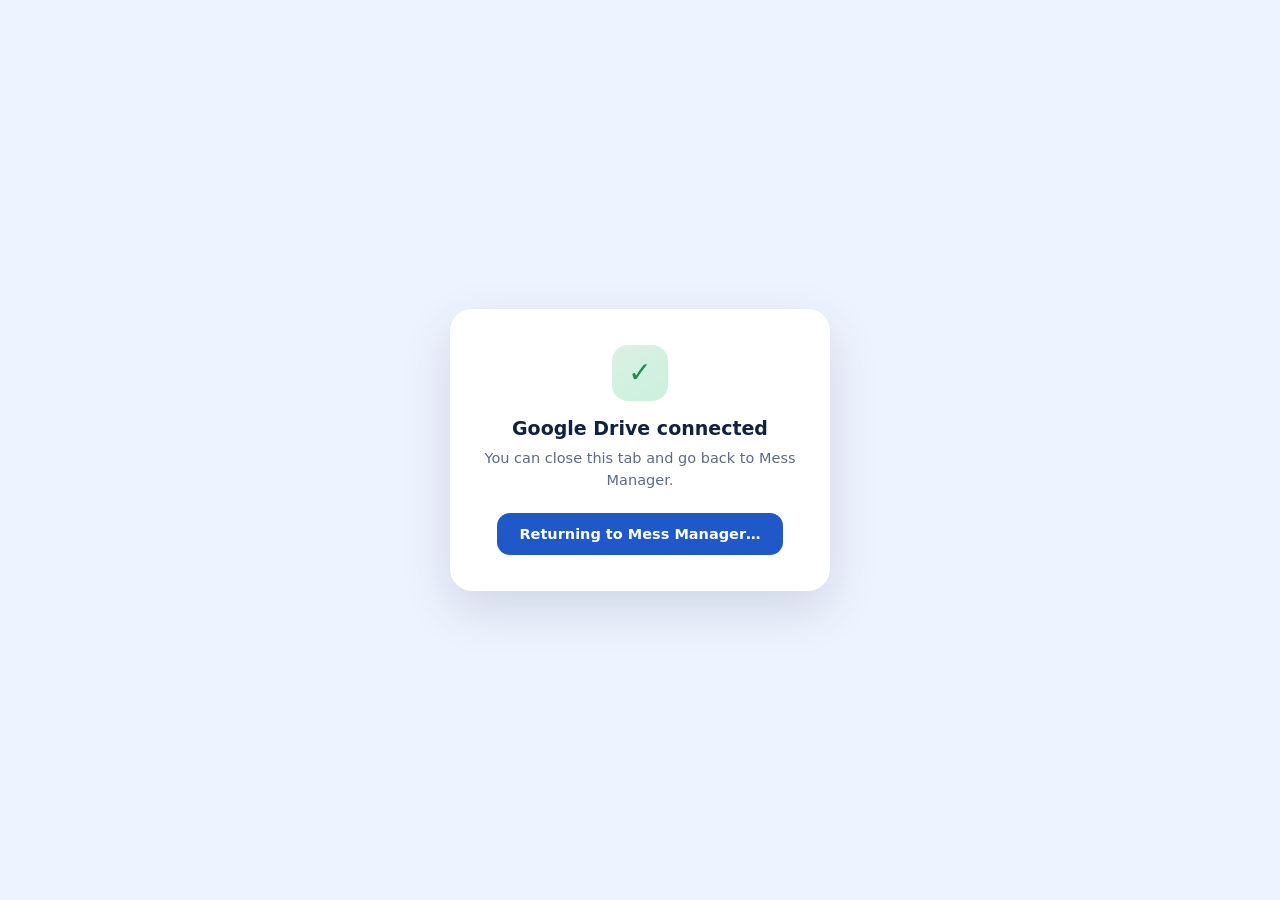
<file: oauth-complete.html>
<!doctype html>
<html lang="en">
<head>
<meta charset="utf-8">
<title>Google Drive · Mess Manager</title>
<meta name="viewport" content="width=device-width, initial-scale=1">
<meta name="robots" content="noindex">
<style>
  :root{color-scheme:light dark}
  *{box-sizing:border-box}
  body{font-family:-apple-system,BlinkMacSystemFont,"Segoe UI",system-ui,sans-serif;background:#eef4ff;color:#12213d;display:flex;align-items:center;justify-content:center;min-height:100vh;margin:0;padding:24px}
  .card{background:#fff;border-radius:22px;padding:36px 28px;max-width:380px;width:100%;box-shadow:0 18px 50px rgba(18,33,61,.14);text-align:center}
  .icon{width:56px;height:56px;border-radius:16px;display:grid;place-items:center;margin:0 auto 16px;font-size:28px}
  .icon.ok{background:linear-gradient(145deg,#dcefe3,#c9f2dd);color:#1c8a52}
  .icon.err{background:linear-gradient(145deg,#fbe0df,#ffd6d3);color:#c73a34}
  h1{font-size:19px;margin:0 0 8px}
  p{color:#5c6b85;margin:0 0 22px;line-height:1.55;font-size:14.5px;word-break:break-word}
  a.btn{display:inline-block;background:#2057c9;color:#fff;text-decoration:none;font-weight:700;font-size:14.5px;padding:13px 22px;border-radius:13px}
  a.btn:active{opacity:.85}
  @media (prefers-color-scheme: dark){
    body{background:#0b1a29;color:#eaf2fc}
    .card{background:#122036;box-shadow:0 18px 50px rgba(0,0,0,.4)}
    p{color:#9fb0cc}
  }
</style>
</head>
<body>
  <div class="card">
    <div class="icon" id="icon">⏳</div>
    <h1 id="title">Working…</h1>
    <p id="message">One moment.</p>
    <a class="btn" id="btn" href="./">Return to Mess Manager</a>
  </div>
<script>
(function(){
  var q = new URLSearchParams(location.search);
  var ok = q.get('status') !== 'error';
  var icon = document.getElementById('icon');
  var title = document.getElementById('title');
  var message = document.getElementById('message');
  var btn = document.getElementById('btn');
  icon.className = 'icon ' + (ok ? 'ok' : 'err');
  icon.textContent = ok ? '✓' : '!';
  title.textContent = q.get('title') || (ok ? 'Google Drive connected' : 'Not connected');
  message.textContent = q.get('message') || (ok ? 'You can close this tab and go back to Mess Manager.' : 'Close this tab and try again from Settings.');
  // On success, hop back into the app on its own — the button below is just
  // a fallback for browsers that block a script-initiated navigation.
  if (ok) {
    btn.textContent = 'Returning to Mess Manager…';
    setTimeout(function(){ location.replace('./'); }, 1100);
  }
})();
</script>
</body>
</html>
</file>
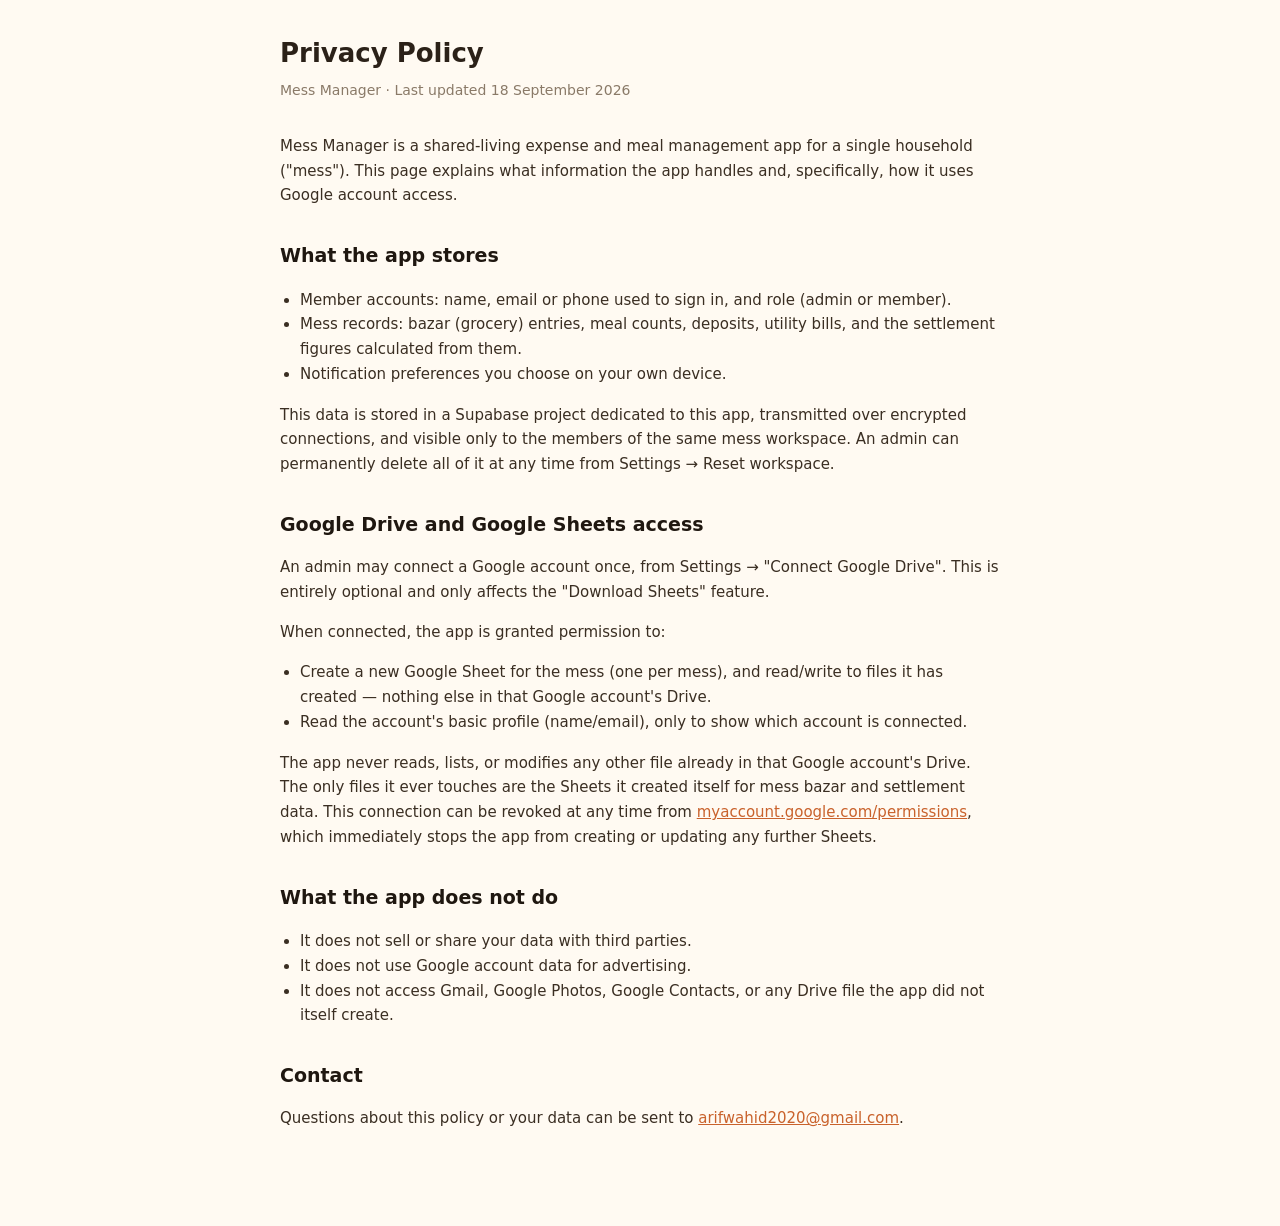
<file: privacy.html>
<!doctype html>
<html lang="en">
<head>
<meta charset="utf-8">
<meta name="viewport" content="width=device-width, initial-scale=1">
<title>Privacy Policy — Mess Manager</title>
<meta name="description" content="What Mess Manager collects, why, and how Google Drive access is used.">
<style>
  :root{color-scheme:light dark}
  body{font-family:system-ui,-apple-system,"Segoe UI",Roboto,sans-serif;max-width:720px;margin:0 auto;padding:32px 20px 80px;line-height:1.65;color:#2b2118;background:#fffaf2}
  h1{font-size:26px;margin:0 0 4px}
  .updated{color:#8a7a68;font-size:14px;margin:0 0 32px}
  h2{font-size:19px;margin:32px 0 8px;color:#1f1710}
  p,li{color:#3a2e22;font-size:15px}
  ul{padding-left:20px}
  a{color:#c9622c}
  .card{background:#fff;border:1px solid #f0e2cf;border-radius:14px;padding:20px 22px;margin-top:20px}
</style>
</head>
<body>
  <h1>Privacy Policy</h1>
  <p class="updated">Mess Manager · Last updated 18 September 2026</p>

  <p>Mess Manager is a shared-living expense and meal management app for a single household ("mess"). This page explains what information the app handles and, specifically, how it uses Google account access.</p>

  <h2>What the app stores</h2>
  <ul>
    <li>Member accounts: name, email or phone used to sign in, and role (admin or member).</li>
    <li>Mess records: bazar (grocery) entries, meal counts, deposits, utility bills, and the settlement figures calculated from them.</li>
    <li>Notification preferences you choose on your own device.</li>
  </ul>
  <p>This data is stored in a Supabase project dedicated to this app, transmitted over encrypted connections, and visible only to the members of the same mess workspace. An admin can permanently delete all of it at any time from Settings → Reset workspace.</p>

  <h2>Google Drive and Google Sheets access</h2>
  <p>An admin may connect a Google account once, from Settings → "Connect Google Drive". This is entirely optional and only affects the "Download Sheets" feature.</p>
  <p>When connected, the app is granted permission to:</p>
  <ul>
    <li>Create a new Google Sheet for the mess (one per mess), and read/write to files it has created — nothing else in that Google account's Drive.</li>
    <li>Read the account's basic profile (name/email), only to show which account is connected.</li>
  </ul>
  <p>The app never reads, lists, or modifies any other file already in that Google account's Drive. The only files it ever touches are the Sheets it created itself for mess bazar and settlement data. This connection can be revoked at any time from <a href="https://myaccount.google.com/permissions" target="_blank" rel="noopener">myaccount.google.com/permissions</a>, which immediately stops the app from creating or updating any further Sheets.</p>

  <h2>What the app does not do</h2>
  <ul>
    <li>It does not sell or share your data with third parties.</li>
    <li>It does not use Google account data for advertising.</li>
    <li>It does not access Gmail, Google Photos, Google Contacts, or any Drive file the app did not itself create.</li>
  </ul>

  <h2>Contact</h2>
  <p>Questions about this policy or your data can be sent to <a href="mailto:arifwahid2020@gmail.com">arifwahid2020@gmail.com</a>.</p>
</body>
</html>
</file>
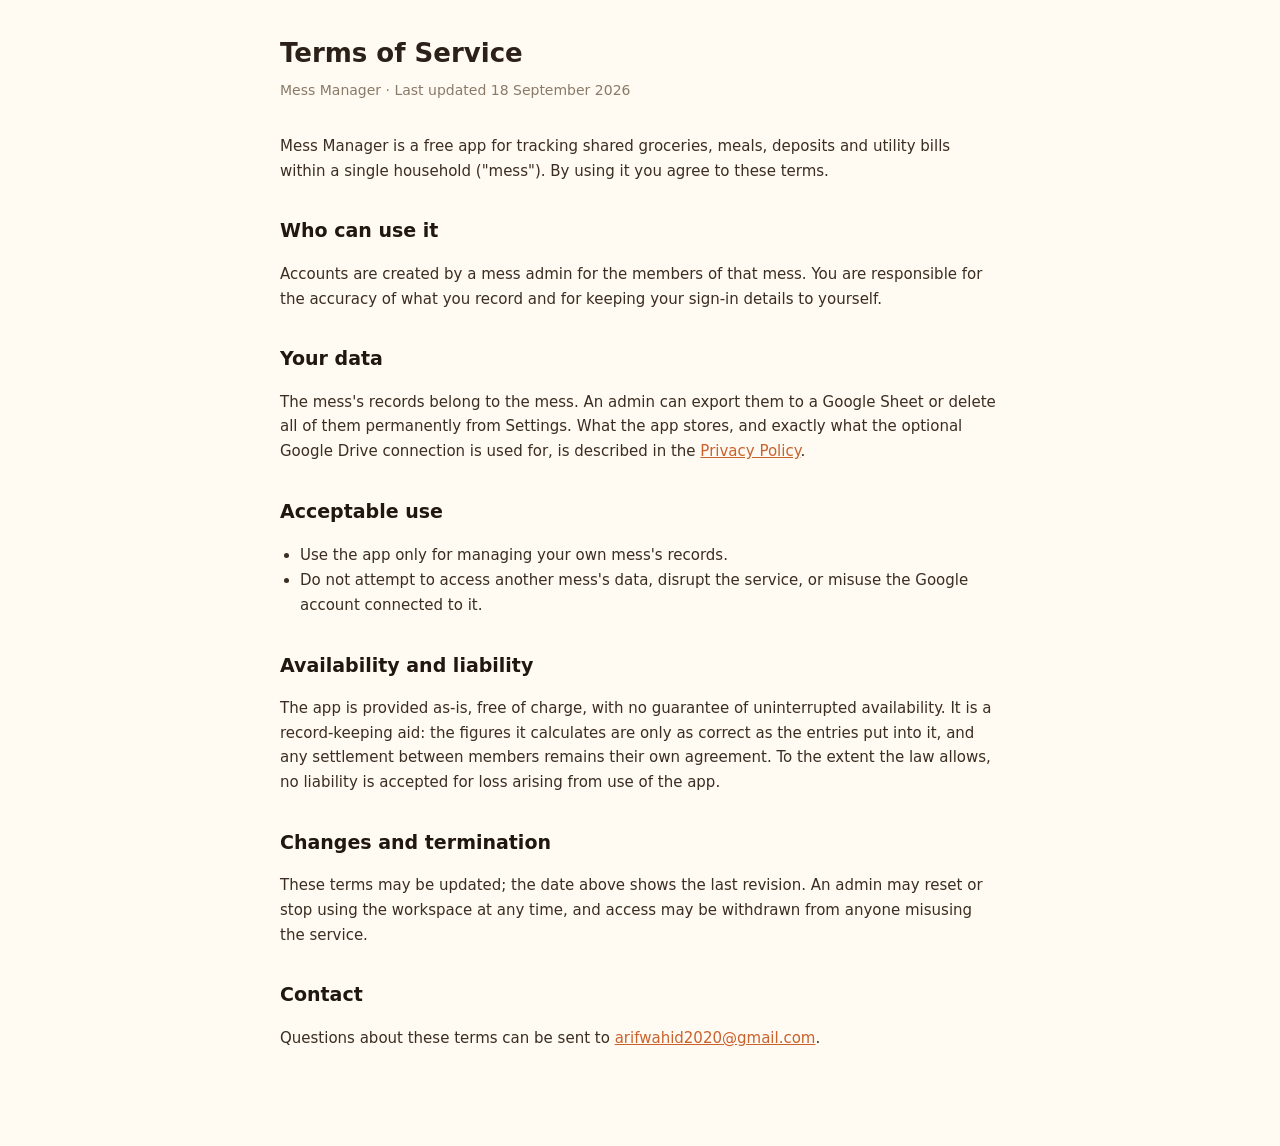
<file: terms.html>
<!doctype html>
<html lang="en">
<head>
<meta charset="utf-8">
<meta name="viewport" content="width=device-width, initial-scale=1">
<title>Terms of Service — Mess Manager</title>
<meta name="description" content="The terms for using Mess Manager.">
<style>
  :root{color-scheme:light dark}
  body{font-family:system-ui,-apple-system,"Segoe UI",Roboto,sans-serif;max-width:720px;margin:0 auto;padding:32px 20px 80px;line-height:1.65;color:#2b2118;background:#fffaf2}
  h1{font-size:26px;margin:0 0 4px}
  .updated{color:#8a7a68;font-size:14px;margin:0 0 32px}
  h2{font-size:19px;margin:32px 0 8px;color:#1f1710}
  p,li{color:#3a2e22;font-size:15px}
  ul{padding-left:20px}
  a{color:#c9622c}
</style>
</head>
<body>
  <h1>Terms of Service</h1>
  <p class="updated">Mess Manager · Last updated 18 September 2026</p>

  <p>Mess Manager is a free app for tracking shared groceries, meals, deposits and utility bills within a single household ("mess"). By using it you agree to these terms.</p>

  <h2>Who can use it</h2>
  <p>Accounts are created by a mess admin for the members of that mess. You are responsible for the accuracy of what you record and for keeping your sign-in details to yourself.</p>

  <h2>Your data</h2>
  <p>The mess's records belong to the mess. An admin can export them to a Google Sheet or delete all of them permanently from Settings. What the app stores, and exactly what the optional Google Drive connection is used for, is described in the <a href="privacy.html">Privacy Policy</a>.</p>

  <h2>Acceptable use</h2>
  <ul>
    <li>Use the app only for managing your own mess's records.</li>
    <li>Do not attempt to access another mess's data, disrupt the service, or misuse the Google account connected to it.</li>
  </ul>

  <h2>Availability and liability</h2>
  <p>The app is provided as-is, free of charge, with no guarantee of uninterrupted availability. It is a record-keeping aid: the figures it calculates are only as correct as the entries put into it, and any settlement between members remains their own agreement. To the extent the law allows, no liability is accepted for loss arising from use of the app.</p>

  <h2>Changes and termination</h2>
  <p>These terms may be updated; the date above shows the last revision. An admin may reset or stop using the workspace at any time, and access may be withdrawn from anyone misusing the service.</p>

  <h2>Contact</h2>
  <p>Questions about these terms can be sent to <a href="mailto:arifwahid2020@gmail.com">arifwahid2020@gmail.com</a>.</p>
</body>
</html>
</file>
